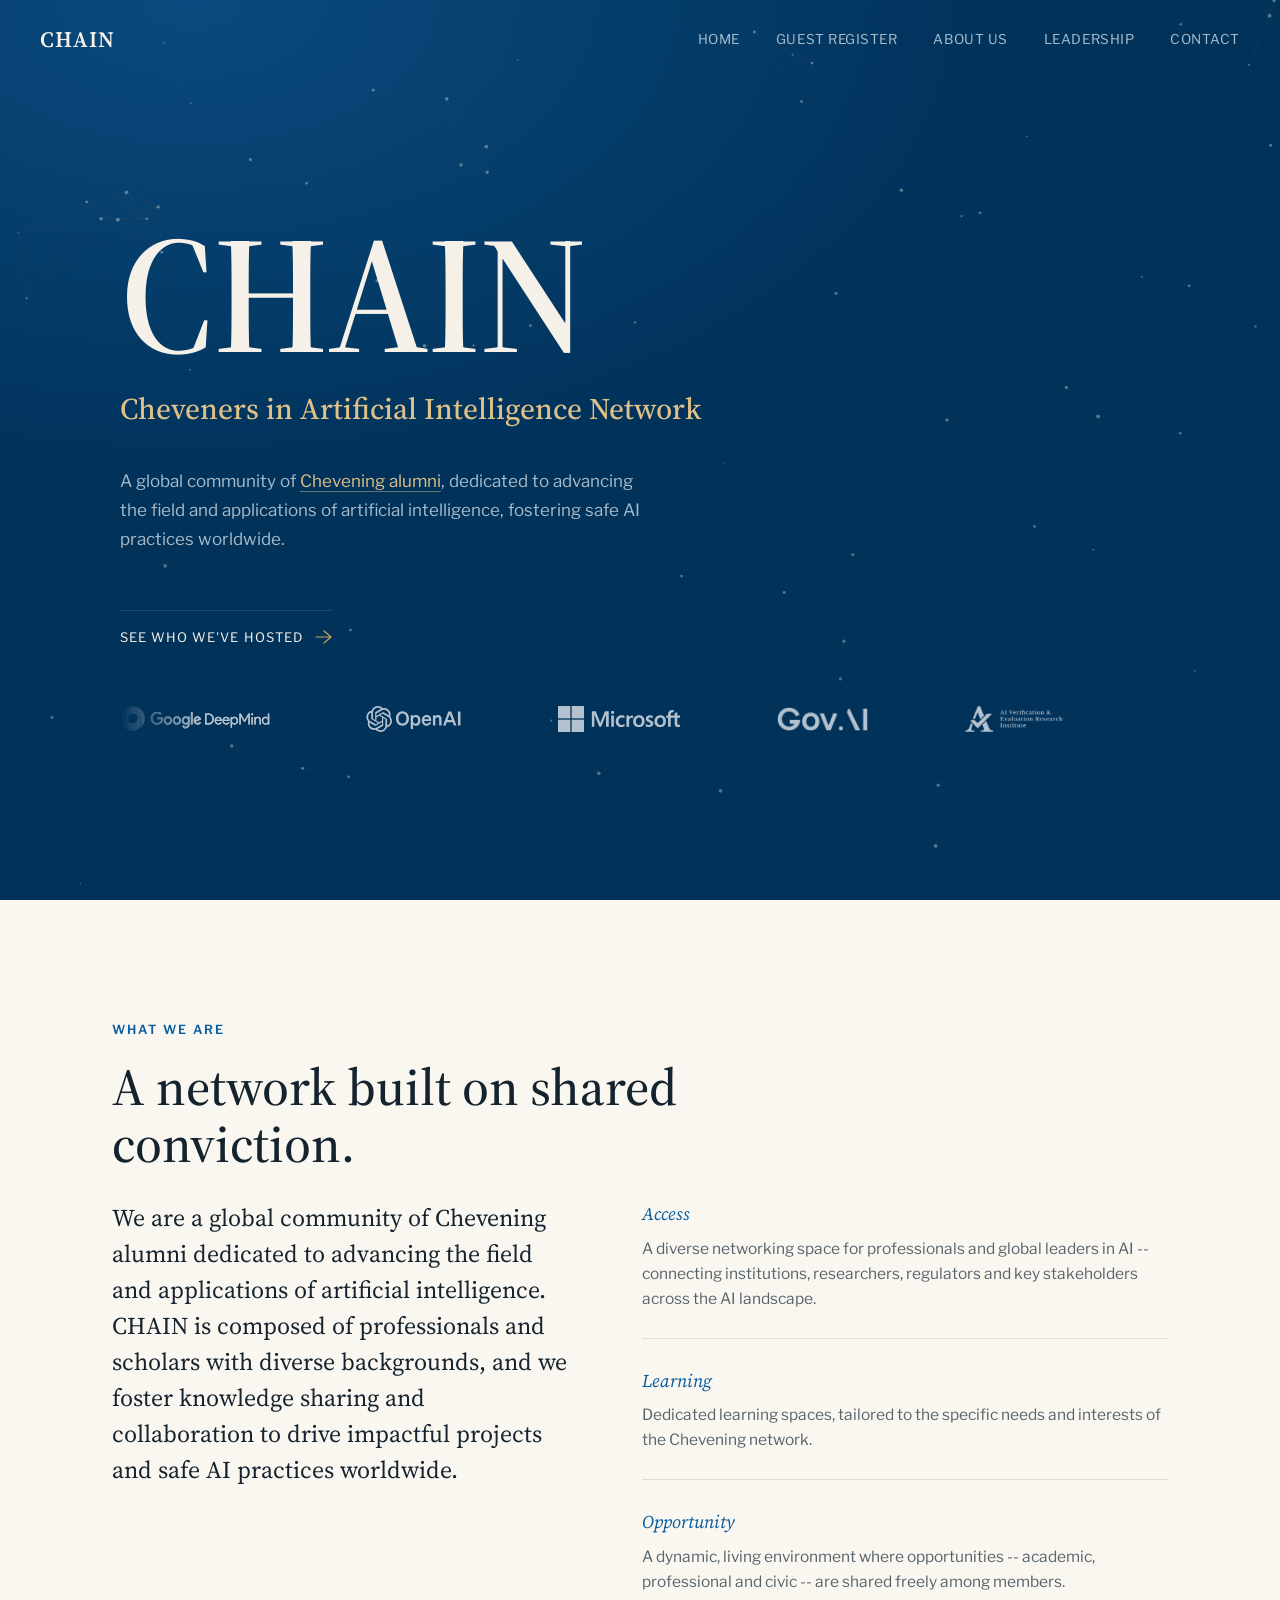
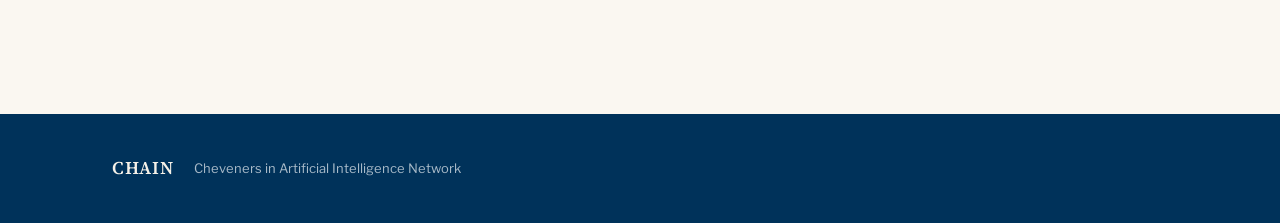
<file: index.html>
<!doctype html>
<html lang="en">
<head>
<meta charset="UTF-8">
<meta name="viewport" content="width=device-width, initial-scale=1.0">
<title>CHAIN -- Cheveners in Artificial Intelligence Network</title>
<meta name="description" content="CHAIN is a global community of Chevening alumni advancing the field and applications of artificial intelligence.">
<link rel="preconnect" href="https://fonts.googleapis.com">
<link rel="preconnect" href="https://fonts.gstatic.com" crossorigin>
<link href="https://fonts.googleapis.com/css2?family=Source+Serif+4:ital,opsz,wght@0,8..60,300;0,8..60,500;0,8..60,600;1,8..60,400;1,8..60,500&family=Libre+Franklin:wght@300;400;500;600&display=swap" rel="stylesheet">
<link rel="stylesheet" href="styles.css">
</head>
<body>

<header class="topbar">
  <a class="wordmark" href="index.html">CHAIN</a>
  <nav class="topnav">
    <a href="index.html" aria-current="page">Home</a>
    <a href="events.html">Guest Register</a>
    <a href="about.html">About Us</a>
    <a href="about.html#leadership">Leadership</a>
    <a href="contact.html">Contact</a>
  </nav>
  <button class="nav-toggle" id="navToggle" aria-label="Open menu" aria-expanded="false">
    <span></span><span></span><span></span>
  </button>
</header>

<nav class="mobile-nav" id="mobileNav">
  <a href="index.html">Home</a>
  <a href="events.html">Guest Register</a>
  <a href="about.html">About Us</a>
  <a href="about.html#leadership">Leadership</a>
  <a href="contact.html">Contact</a>
</nav>

<main>

  <!-- HERO -->
  <section class="hero">
    <canvas id="constellation" aria-hidden="true"></canvas>
    <div class="hero-inner">
      <h1 class="hero-title">CHAIN</h1>
      <p class="hero-sub">Cheveners in Artificial&nbsp;Intelligence Network</p>
      <p class="hero-desc">A global community of <a href="about.html">Chevening alumni</a>, dedicated to advancing the field and applications of artificial intelligence, fostering safe AI practices worldwide.</p>
      <a class="scroll-cue" href="events.html">
        <span>See who we've hosted</span>
        <svg width="18" height="14" viewBox="0 0 18 14" fill="none"><path d="M1 7h15M9 1l7 6-7 6" stroke="currentColor" stroke-width="1.2" stroke-linecap="round" stroke-linejoin="round"/></svg>
      </a>

      <!-- GUEST ORGANISATIONS -->
      <div class="hero-marquee" aria-label="Organisations CHAIN has hosted guests from">
        <div class="marquee">
      <div class="marquee-track">
        <div class="marquee-group">
          <img src="assets/logos/deepmind.svg" alt="Google DeepMind">
          <img src="assets/logos/openai.svg" alt="OpenAI">
          <img src="assets/logos/microsoft.svg" alt="Microsoft">
          <img src="assets/logos/govai.png" alt="Centre for the Governance of AI">
          <img src="assets/logos/averi.png" alt="AVERI">
          <img src="assets/logos/arcadiaimpact.png" alt="Arcadia Impact">
        </div>
        <div class="marquee-group" aria-hidden="true">
          <img src="assets/logos/deepmind.svg" alt="">
          <img src="assets/logos/openai.svg" alt="">
          <img src="assets/logos/microsoft.svg" alt="">
          <img src="assets/logos/govai.png" alt="">
          <img src="assets/logos/averi.png" alt="">
          <img src="assets/logos/arcadiaimpact.png" alt="">
        </div>
        </div>
        </div>
      </div>
    </div>
  </section>

  <!-- MISSION -->
  <section class="band band--ivory">
    <div class="wrap">
      <p class="eyebrow">What we are</p>
      <h2 class="section-title">A network built on shared conviction.</h2>
      <div class="mission-grid">
        <p class="mission-lead">We are a global community of Chevening alumni dedicated to advancing the field and applications of artificial intelligence. CHAIN is composed of professionals and scholars with diverse backgrounds, and we foster knowledge sharing and collaboration to drive impactful projects and safe AI practices worldwide.</p>
        <div class="goals">
          <div class="goal">
            <span class="goal-mark">Access</span>
            <p>A diverse networking space for professionals and global leaders in AI -- connecting institutions, researchers, regulators and key stakeholders across the AI landscape.</p>
          </div>
          <div class="goal">
            <span class="goal-mark">Learning</span>
            <p>Dedicated learning spaces, tailored to the specific needs and interests of the Chevening network.</p>
          </div>
          <div class="goal">
            <span class="goal-mark">Opportunity</span>
            <p>A dynamic, living environment where opportunities -- academic, professional and civic -- are shared freely among members.</p>
          </div>
        </div>
      </div>
    </div>
  </section>

</main>

<footer class="footer">
  <div class="wrap footer-wrap">
    <span class="wordmark wordmark--small">CHAIN</span>
    <span class="footer-text">Cheveners in Artificial Intelligence Network</span>
  </div>
</footer>

<script src="script.js"></script>
</body>
</html>
</file>
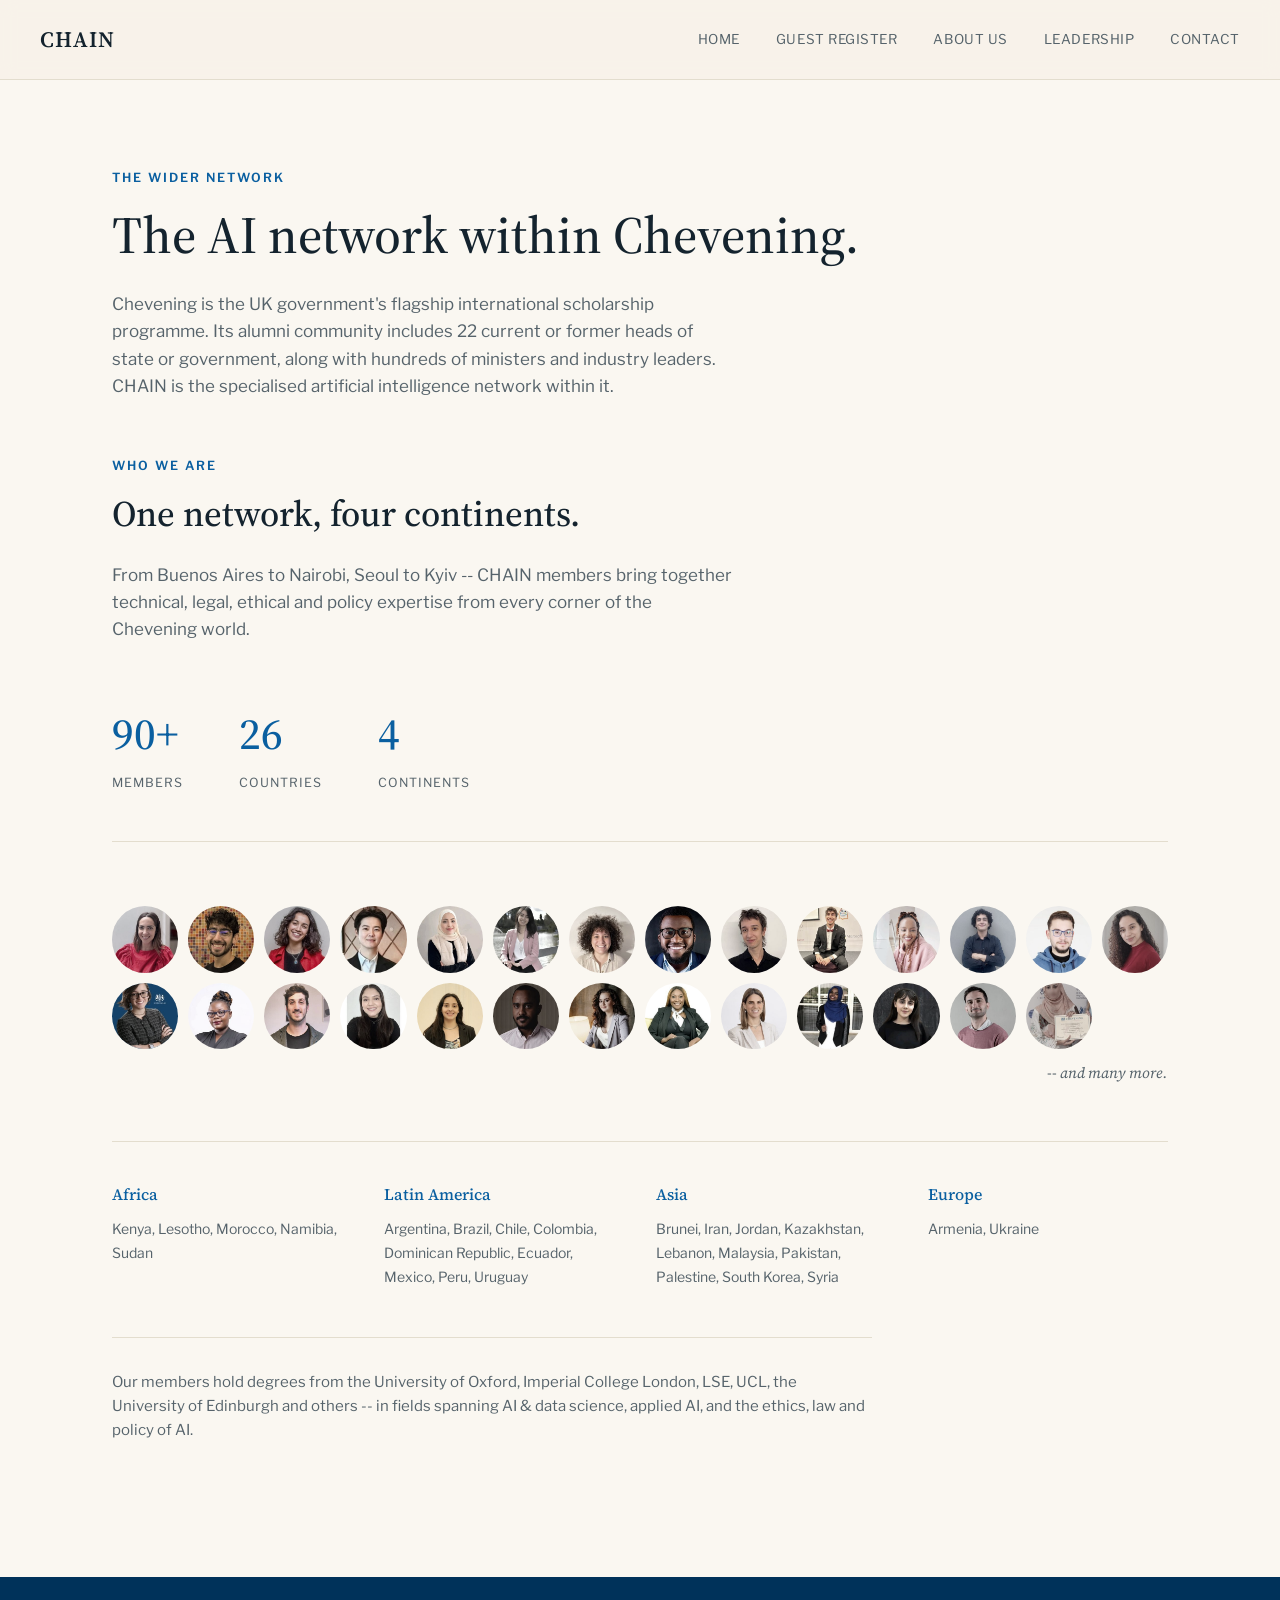
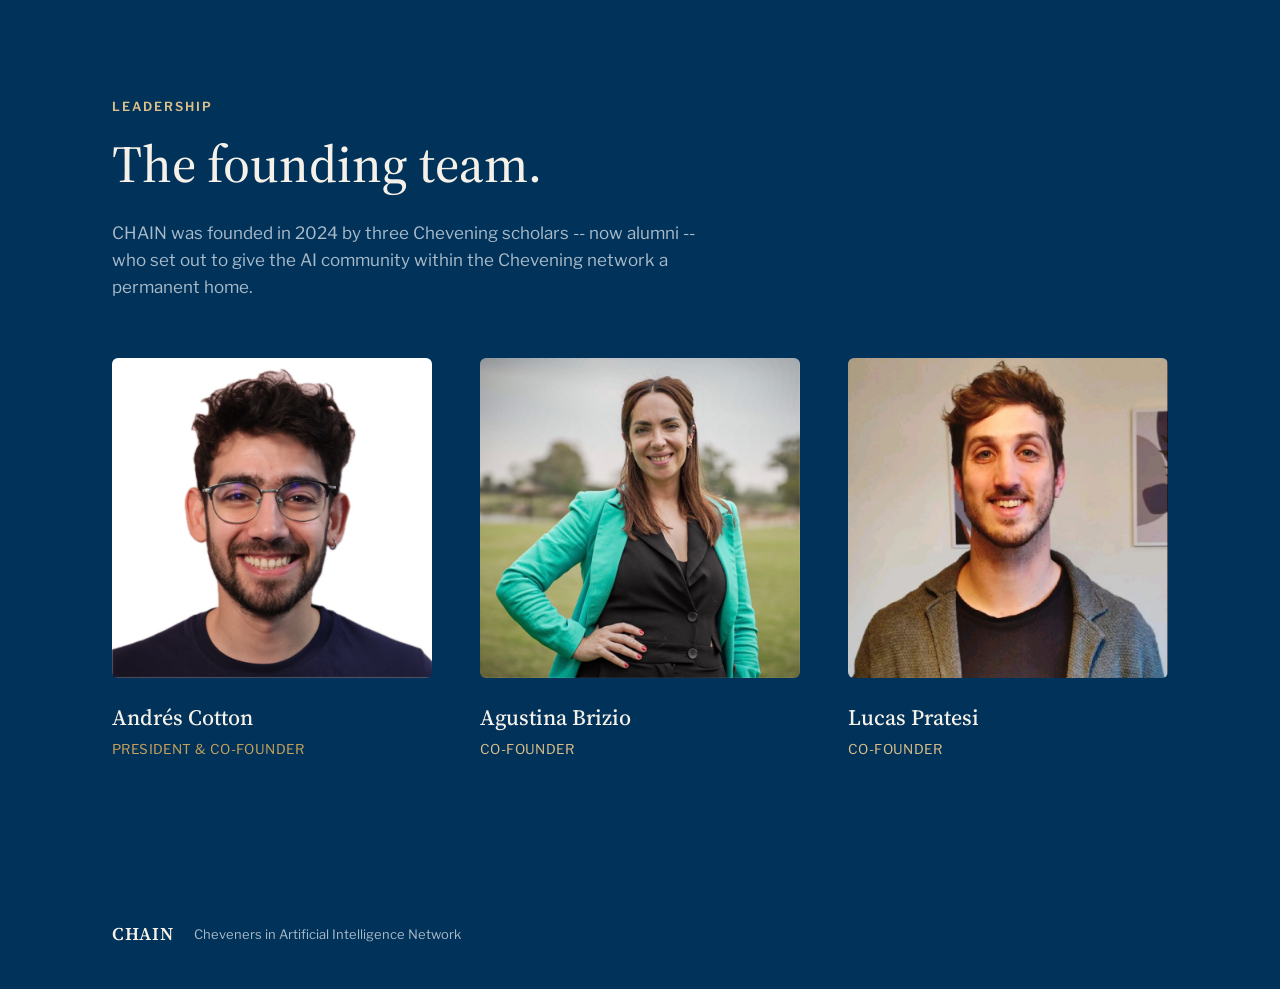
<file: about.html>
<!doctype html>
<html lang="en">
<head>
<meta charset="UTF-8">
<meta name="viewport" content="width=device-width, initial-scale=1.0">
<title>About Us -- CHAIN</title>
<meta name="description" content="CHAIN is the specialised AI network within Chevening. Founded in 2024 by Andrés Cotton, Agustina Brizio and Lucas Pratesi, its 90+ members come from 26 countries across four continents.">
<link rel="preconnect" href="https://fonts.googleapis.com">
<link rel="preconnect" href="https://fonts.gstatic.com" crossorigin>
<link href="https://fonts.googleapis.com/css2?family=Source+Serif+4:ital,opsz,wght@0,8..60,300;0,8..60,500;0,8..60,600;1,8..60,400;1,8..60,500&family=Libre+Franklin:wght@300;400;500;600&display=swap" rel="stylesheet">
<link rel="stylesheet" href="styles.css">
</head>
<body>

<header class="topbar on-light">
  <a class="wordmark" href="index.html">CHAIN</a>
  <nav class="topnav">
    <a href="index.html">Home</a>
    <a href="events.html">Guest Register</a>
    <a href="about.html" aria-current="page">About Us</a>
    <a href="about.html#leadership">Leadership</a>
    <a href="contact.html">Contact</a>
  </nav>
  <button class="nav-toggle" id="navToggle" aria-label="Open menu" aria-expanded="false">
    <span></span><span></span><span></span>
  </button>
</header>

<nav class="mobile-nav" id="mobileNav">
  <a href="index.html">Home</a>
  <a href="events.html">Guest Register</a>
  <a href="about.html">About Us</a>
  <a href="about.html#leadership">Leadership</a>
  <a href="contact.html">Contact</a>
</nav>

<main>
  <section class="band band--ivory page-band">
    <div class="wrap">
      <p class="eyebrow">The wider network</p>
      <h1 class="section-title">The AI network within Chevening.</h1>
      <p class="section-lede">Chevening is the UK government's flagship international scholarship programme. Its alumni community includes 22 current or former heads of state or government, along with hundreds of ministers and industry leaders. CHAIN is the specialised artificial intelligence network within it.</p>

      <p class="eyebrow">Who we are</p>
      <h2 class="section-title section-title--sub">One network, four continents.</h2>
      <p class="section-lede">From Buenos Aires to Nairobi, Seoul to Kyiv -- CHAIN members bring together technical, legal, ethical and policy expertise from every corner of the Chevening world.</p>

      <div class="stat-row">
        <div class="stat"><span class="stat-num">90+</span><span class="stat-label">Members</span></div>
        <div class="stat"><span class="stat-num">26</span><span class="stat-label">Countries</span></div>
        <div class="stat"><span class="stat-num">4</span><span class="stat-label">Continents</span></div>
      </div>

      <div class="mosaic" id="mosaic" aria-label="Portraits of CHAIN members from around the world"></div>
      <p class="mosaic-caption"> -- and many more.</p>

      <div class="origin-columns">
        <div>
          <h4>Africa</h4>
          <p>Kenya, Lesotho, Morocco, Namibia, Sudan</p>
        </div>
        <div>
          <h4>Latin America</h4>
          <p>Argentina, Brazil, Chile, Colombia, Dominican Republic, Ecuador, Mexico, Peru, Uruguay</p>
        </div>
        <div>
          <h4>Asia</h4>
          <p>Brunei, Iran, Jordan, Kazakhstan, Lebanon, Malaysia, Pakistan, Palestine, South Korea, Syria</p>
        </div>
        <div>
          <h4>Europe</h4>
          <p>Armenia, Ukraine</p>
        </div>
      </div>

      <p class="section-note">Our members hold degrees from the University of Oxford, Imperial College London, LSE, UCL, the University of Edinburgh and others -- in fields spanning AI &amp; data science, applied AI, and the ethics, law and policy of AI.</p>
    </div>
  </section>

  <section class="band band--ink" id="leadership">
    <div class="wrap">
      <p class="eyebrow eyebrow--light">Leadership</p>
      <h2 class="section-title section-title--light">The founding team.</h2>
      <p class="section-lede section-lede--light">CHAIN was founded in 2024 by three Chevening scholars -- now alumni -- who set out to give the AI community within the Chevening network a permanent home.</p>

      <div class="team">
        <div class="team-card team-card--lead">
          <a class="team-link" href="https://www.linkedin.com/in/andres-cotton/" target="_blank" rel="noopener" aria-label="Andrés Cotton on LinkedIn">
            <div class="team-photo">
              <img src="assets/andres.jpg" alt="Portrait of Andrés Cotton">
            </div>
            <h3 class="team-name">Andrés Cotton</h3>
          </a>
          <p class="team-role">President &amp; Co-Founder</p>
        </div>

        <div class="team-card">
          <a class="team-link" href="https://www.linkedin.com/in/agustina-brizio-a7148576/" target="_blank" rel="noopener" aria-label="Agustina Brizio on LinkedIn">
            <div class="team-photo">
              <img src="assets/agustina.jpg" alt="Portrait of Agustina Brizio">
            </div>
            <h3 class="team-name">Agustina Brizio</h3>
          </a>
          <p class="team-role">Co-Founder</p>
        </div>

        <div class="team-card">
          <a class="team-link" href="https://www.linkedin.com/in/lucas-pratesi/" target="_blank" rel="noopener" aria-label="Lucas Pratesi on LinkedIn">
            <div class="team-photo">
              <img src="assets/lucas.jpg" alt="Portrait of Lucas Pratesi">
            </div>
            <h3 class="team-name">Lucas Pratesi</h3>
          </a>
          <p class="team-role">Co-Founder</p>
        </div>
      </div>
    </div>
  </section>
</main>

<footer class="footer">
  <div class="wrap footer-wrap">
    <span class="wordmark wordmark--small">CHAIN</span>
    <span class="footer-text">Cheveners in Artificial Intelligence Network</span>
  </div>
</footer>

<script src="script.js"></script>
</body>
</html>
</file>
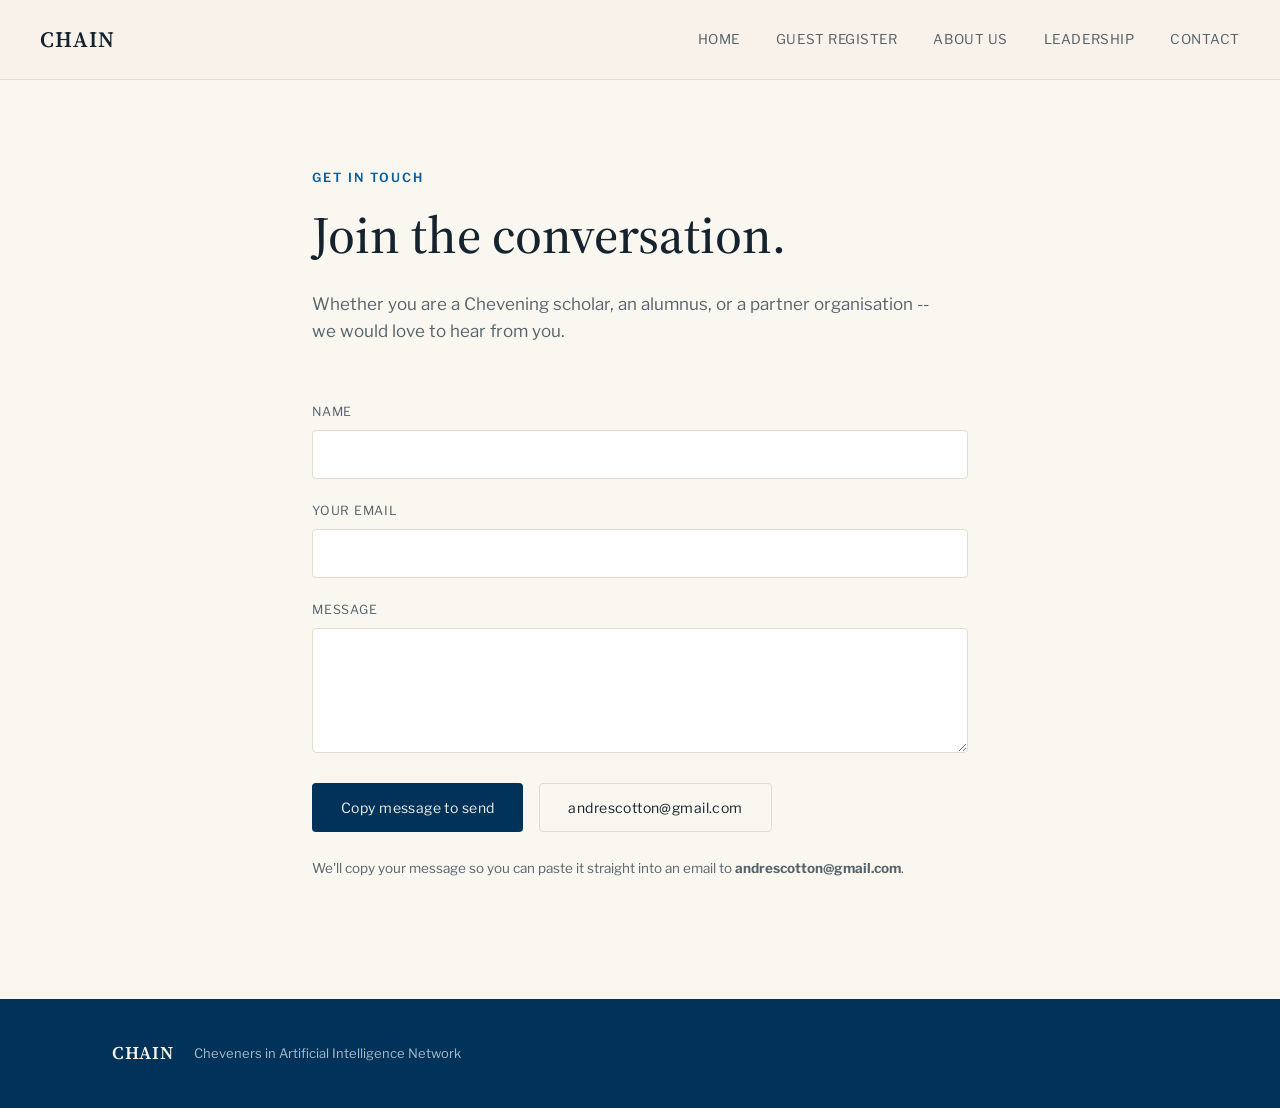
<file: contact.html>
<!doctype html>
<html lang="en">
<head>
<meta charset="UTF-8">
<meta name="viewport" content="width=device-width, initial-scale=1.0">
<title>Contact -- CHAIN</title>
<meta name="description" content="Get in touch with CHAIN, the Cheveners in Artificial Intelligence Network.">
<link rel="preconnect" href="https://fonts.googleapis.com">
<link rel="preconnect" href="https://fonts.gstatic.com" crossorigin>
<link href="https://fonts.googleapis.com/css2?family=Source+Serif+4:ital,opsz,wght@0,8..60,300;0,8..60,500;0,8..60,600;1,8..60,400;1,8..60,500&family=Libre+Franklin:wght@300;400;500;600&display=swap" rel="stylesheet">
<link rel="stylesheet" href="styles.css">
</head>
<body>

<header class="topbar on-light">
  <a class="wordmark" href="index.html">CHAIN</a>
  <nav class="topnav">
    <a href="index.html">Home</a>
    <a href="events.html">Guest Register</a>
    <a href="about.html">About Us</a>
    <a href="about.html#leadership">Leadership</a>
    <a href="contact.html" aria-current="page">Contact</a>
  </nav>
  <button class="nav-toggle" id="navToggle" aria-label="Open menu" aria-expanded="false">
    <span></span><span></span><span></span>
  </button>
</header>

<nav class="mobile-nav" id="mobileNav">
  <a href="index.html">Home</a>
  <a href="events.html">Guest Register</a>
  <a href="about.html">About Us</a>
  <a href="about.html#leadership">Leadership</a>
  <a href="contact.html">Contact</a>
</nav>

<main>
  <section class="band band--ivory page-band">
    <div class="wrap wrap--narrow">
      <p class="eyebrow">Get in touch</p>
      <h1 class="section-title">Join the conversation.</h1>
      <p class="section-lede">Whether you are a Chevening scholar, an alumnus, or a partner organisation -- we would love to hear from you.</p>

      <form class="contact-form" id="contactForm">
        <div class="field">
          <label for="name">Name</label>
          <input type="text" id="name" name="name" required autocomplete="name">
        </div>
        <div class="field">
          <label for="email">Your email</label>
          <input type="email" id="email" name="email" required autocomplete="email">
        </div>
        <div class="field">
          <label for="message">Message</label>
          <textarea id="message" name="message" rows="5" required></textarea>
        </div>
        <div class="field-row">
          <button type="submit" class="btn-primary">Copy message to send</button>
          <button type="button" class="btn-secondary" id="copyEmail">
            <span id="copyEmailLabel">andrescotton@gmail.com</span>
          </button>
        </div>
        <p class="form-hint" id="formHint" role="status" aria-live="polite">We'll copy your message so you can paste it straight into an email to <strong>andrescotton@gmail.com</strong>.</p>
      </form>
    </div>
  </section>
</main>

<footer class="footer">
  <div class="wrap footer-wrap">
    <span class="wordmark wordmark--small">CHAIN</span>
    <span class="footer-text">Cheveners in Artificial Intelligence Network</span>
  </div>
</footer>

<script src="script.js"></script>
</body>
</html>
</file>
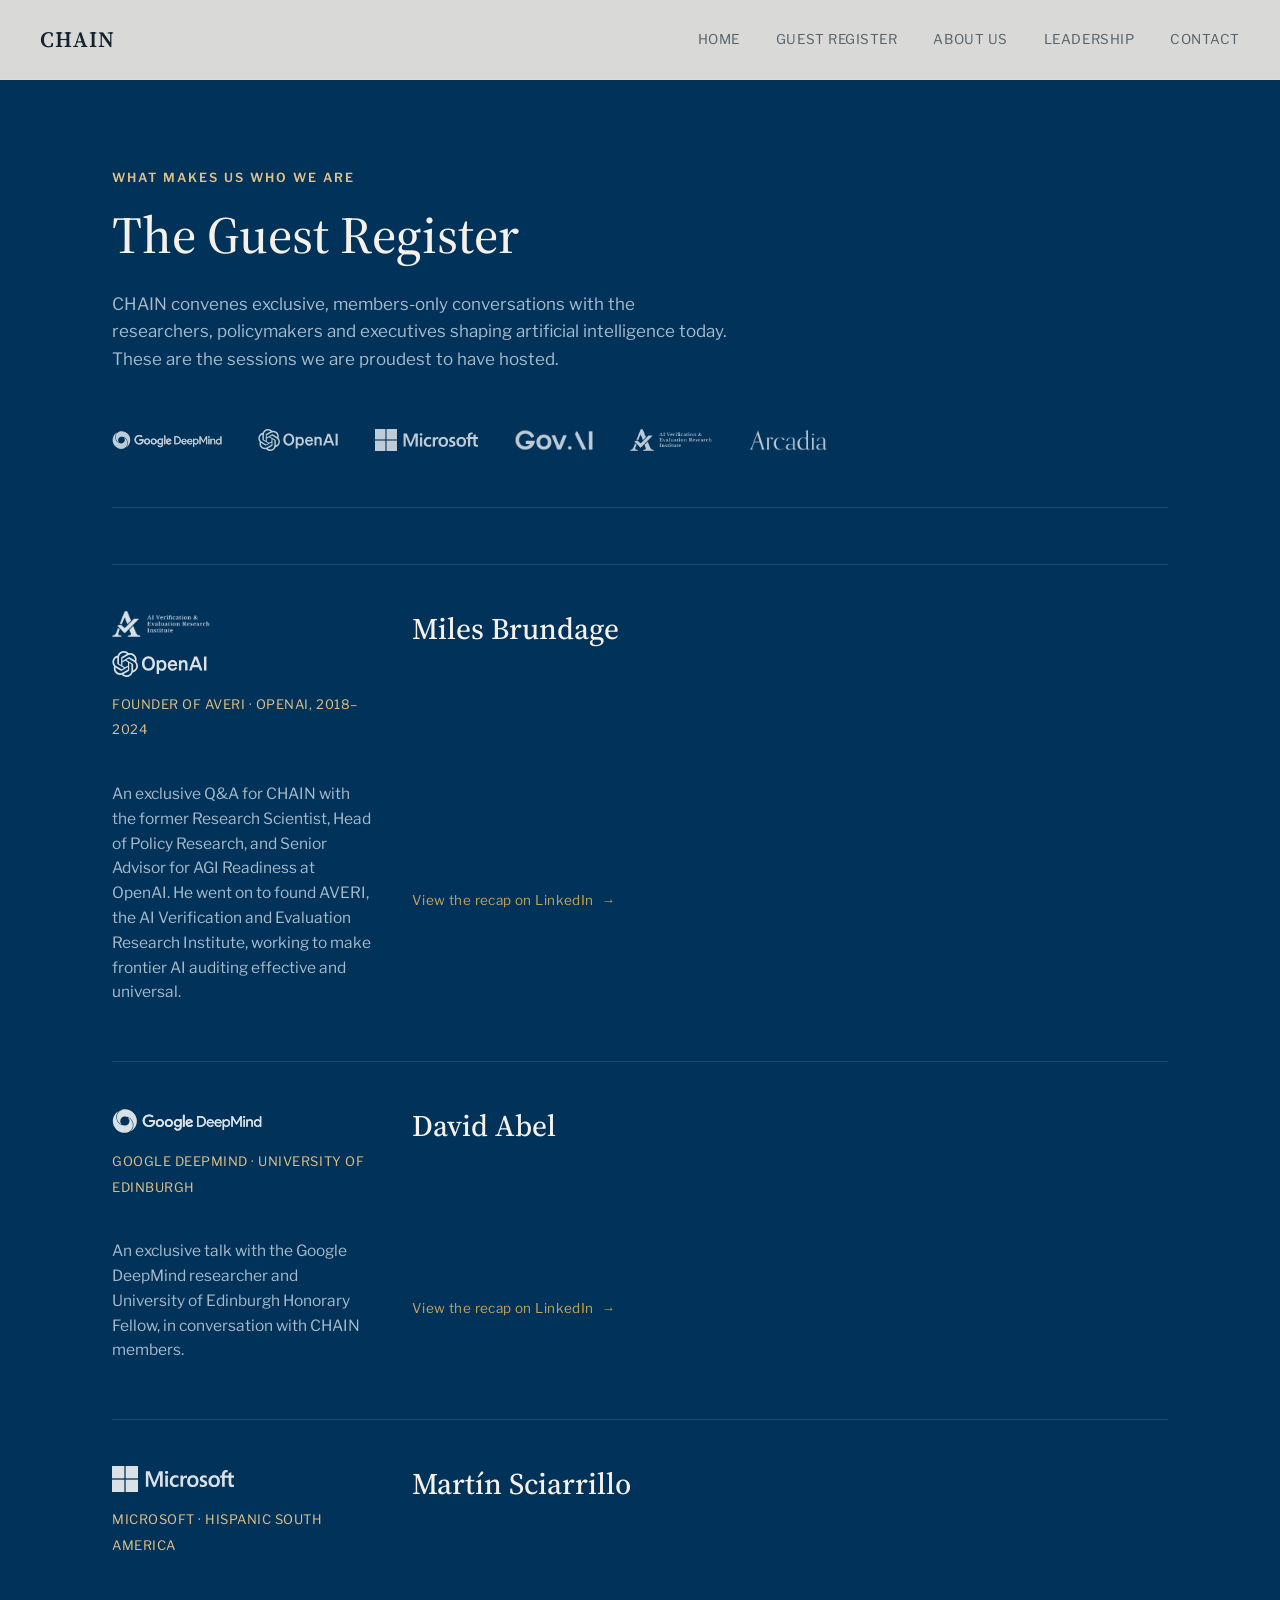
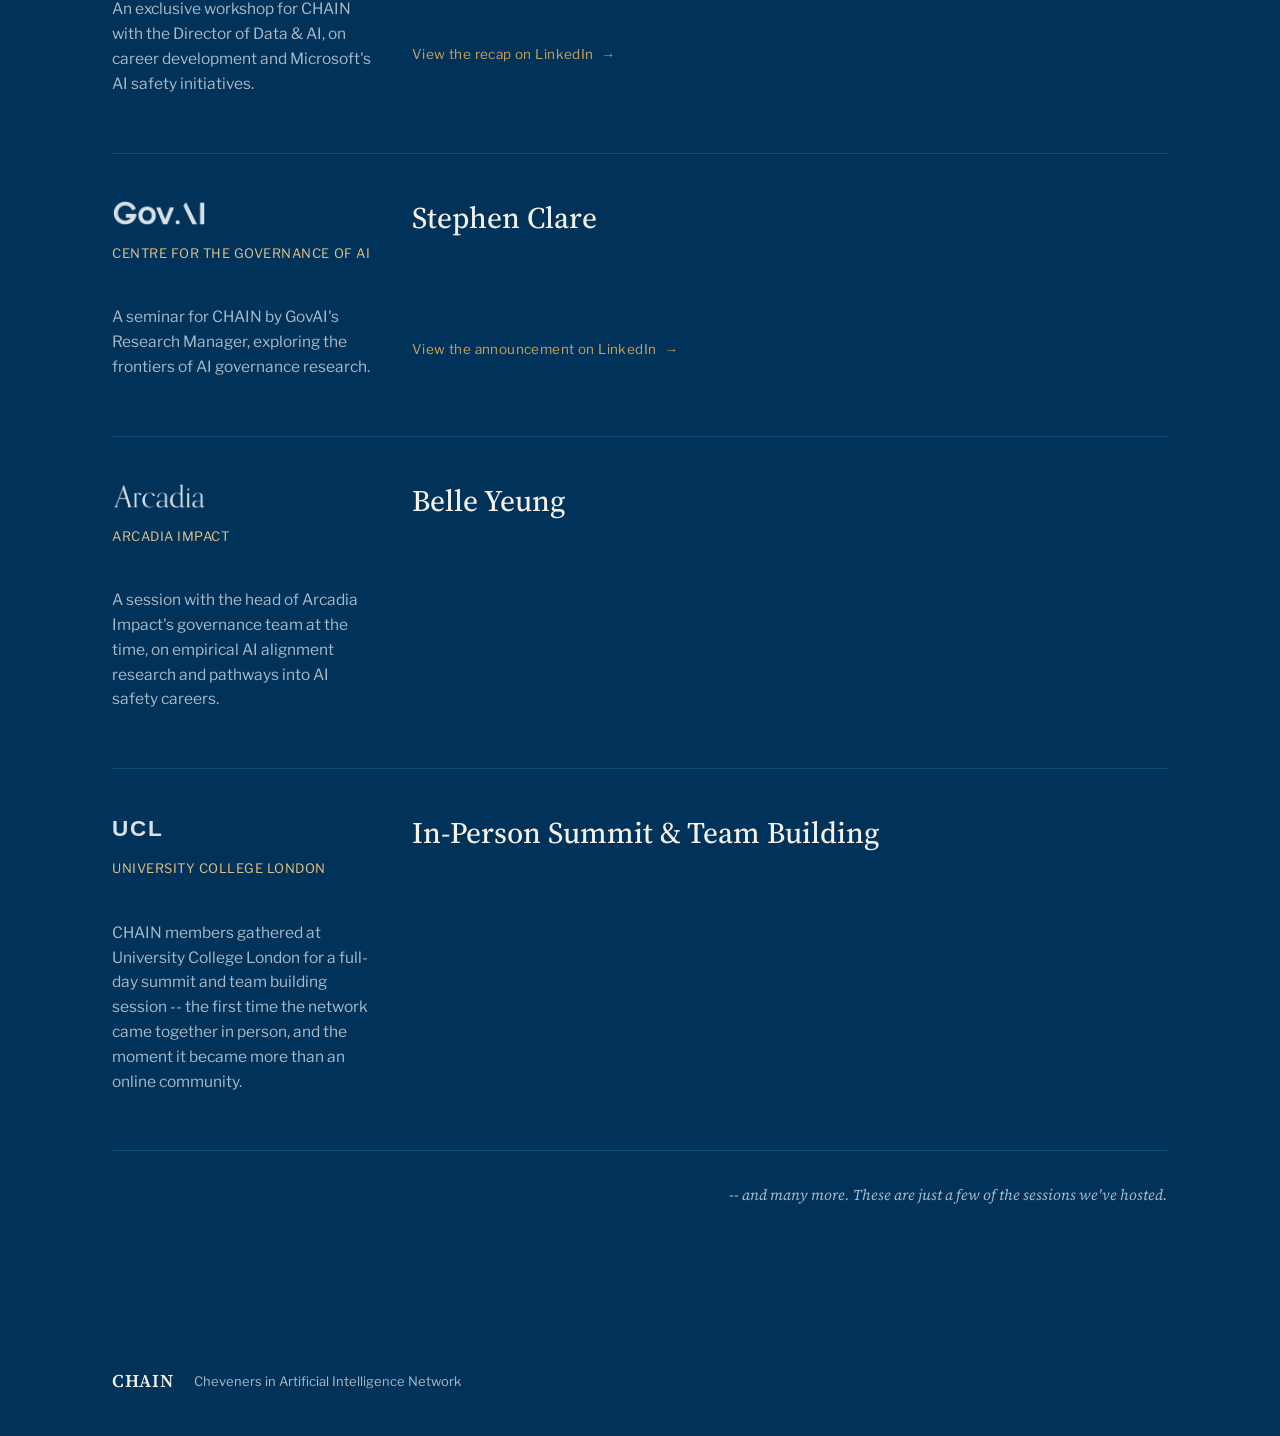
<file: events.html>
<!doctype html>
<html lang="en">
<head>
<meta charset="UTF-8">
<meta name="viewport" content="width=device-width, initial-scale=1.0">
<title>Guest Register -- CHAIN</title>
<meta name="description" content="The researchers, policymakers and executives CHAIN has hosted for exclusive members-only conversations on artificial intelligence.">
<link rel="preconnect" href="https://fonts.googleapis.com">
<link rel="preconnect" href="https://fonts.gstatic.com" crossorigin>
<link href="https://fonts.googleapis.com/css2?family=Source+Serif+4:ital,opsz,wght@0,8..60,300;0,8..60,500;0,8..60,600;1,8..60,400;1,8..60,500&family=Libre+Franklin:wght@300;400;500;600&display=swap" rel="stylesheet">
<link rel="stylesheet" href="styles.css">
</head>
<body>

<header class="topbar on-light">
  <a class="wordmark" href="index.html">CHAIN</a>
  <nav class="topnav">
    <a href="index.html">Home</a>
    <a href="events.html" aria-current="page">Guest Register</a>
    <a href="about.html">About Us</a>
    <a href="about.html#leadership">Leadership</a>
    <a href="contact.html">Contact</a>
  </nav>
  <button class="nav-toggle" id="navToggle" aria-label="Open menu" aria-expanded="false">
    <span></span><span></span><span></span>
  </button>
</header>

<nav class="mobile-nav" id="mobileNav">
  <a href="index.html">Home</a>
  <a href="events.html">Guest Register</a>
  <a href="about.html">About Us</a>
  <a href="about.html#leadership">Leadership</a>
  <a href="contact.html">Contact</a>
</nav>

<main>
  <section class="band band--ink page-band">
    <div class="wrap">
      <p class="eyebrow eyebrow--light">What makes us who we are</p>
      <h1 class="section-title section-title--light">The Guest Register</h1>
      <p class="section-lede section-lede--light">CHAIN convenes exclusive, members-only conversations with the researchers, policymakers and executives shaping artificial intelligence today. These are the sessions we are proudest to have hosted.</p>

      <div class="logo-strip" aria-label="Organisations CHAIN has hosted speakers from">
        <img src="assets/logos/deepmind.svg" alt="Google DeepMind">
        <img src="assets/logos/openai.svg" alt="OpenAI">
        <img src="assets/logos/microsoft.svg" alt="Microsoft">
        <img src="assets/logos/govai.png" alt="Centre for the Governance of AI">
        <img src="assets/logos/averi.png" alt="AVERI">
        <img src="assets/logos/arcadiaimpact.png" alt="Arcadia Impact">
      </div>

      <ol class="register">
        <li class="register-entry">
          <div class="register-meta">
            <img class="register-logo" src="assets/logos/averi.png" alt="">
            <img class="register-logo" src="assets/logos/openai.svg" alt="">
            <span class="register-org">Founder of AVERI &middot; OpenAI, 2018&ndash;2024</span>
          </div>
          <h2 class="register-name">Miles Brundage</h2>
          <p class="register-desc">An exclusive Q&amp;A for CHAIN with the former Research Scientist, Head of Policy Research, and Senior Advisor for AGI Readiness at OpenAI. He went on to found AVERI, the AI Verification and Evaluation Research Institute, working to make frontier AI auditing effective and universal.</p>
          <a class="register-link" href="https://www.linkedin.com/posts/andres-cotton_last-friday-i-had-the-chance-to-organize-activity-7304846434254614528-hMBD" target="_blank" rel="noopener">
            View the recap on LinkedIn <span aria-hidden="true">&rarr;</span>
          </a>
        </li>

        <li class="register-entry">
          <div class="register-meta">
            <img class="register-logo" src="assets/logos/deepmind.svg" alt="">
            <span class="register-org">Google DeepMind &middot; University of Edinburgh</span>
          </div>
          <h2 class="register-name">David Abel</h2>
          <p class="register-desc">An exclusive talk with the Google DeepMind researcher and University of Edinburgh Honorary Fellow, in conversation with CHAIN members.</p>
          <a class="register-link" href="https://www.linkedin.com/posts/andres-cotton_today-the-google-deepmind-researcher-and-activity-7315854432947126272-Kz8b" target="_blank" rel="noopener">
            View the recap on LinkedIn <span aria-hidden="true">&rarr;</span>
          </a>
        </li>

        <li class="register-entry">
          <div class="register-meta">
            <img class="register-logo" src="assets/logos/microsoft.svg" alt="">
            <span class="register-org">Microsoft &middot; Hispanic South America</span>
          </div>
          <h2 class="register-name">Martín Sciarrillo</h2>
          <p class="register-desc">An exclusive workshop for CHAIN with the Director of Data &amp; AI, on career development and Microsoft's AI safety initiatives.</p>
          <a class="register-link" href="https://www.linkedin.com/posts/andres-cotton_amazing-qa-with-the-director-of-data-ai-activity-7298282695250382849-CqmV" target="_blank" rel="noopener">
            View the recap on LinkedIn <span aria-hidden="true">&rarr;</span>
          </a>
        </li>

        <li class="register-entry">
          <div class="register-meta">
            <img class="register-logo" src="assets/logos/govai.png" alt="">
            <span class="register-org">Centre for the Governance of AI</span>
          </div>
          <h2 class="register-name">Stephen Clare</h2>
          <p class="register-desc">A seminar for CHAIN by GovAI's Research Manager, exploring the frontiers of AI governance research.</p>
          <a class="register-link" href="https://www.linkedin.com/posts/agustina-brizio-a7148576_chain-talks-are-join-us-this-thursday-activity-7360710317997199363-SgRJ" target="_blank" rel="noopener">
            View the announcement on LinkedIn <span aria-hidden="true">&rarr;</span>
          </a>
        </li>

        <li class="register-entry">
          <div class="register-meta">
            <img class="register-logo" src="assets/logos/arcadiaimpact.png" alt="">
            <span class="register-org">Arcadia Impact</span>
          </div>
          <h2 class="register-name">Belle Yeung</h2>
          <p class="register-desc">A session with the head of Arcadia Impact's governance team at the time, on empirical AI alignment research and pathways into AI safety careers.</p>
        </li>

        <li class="register-entry register-entry--noline">
          <div class="register-meta">
            <img class="register-logo" src="assets/logos/ucl.svg" alt="">
            <span class="register-org">University College London</span>
          </div>
          <h2 class="register-name">In-Person Summit &amp; Team Building</h2>
          <p class="register-desc">CHAIN members gathered at University College London for a full-day summit and team building session -- the first time the network came together in person, and the moment it became more than an online community.</p>
        </li>
      </ol>
      <p class="register-more"> -- and many more. These are just a few of the sessions we've hosted.</p>
    </div>
  </section>
</main>

<footer class="footer">
  <div class="wrap footer-wrap">
    <span class="wordmark wordmark--small">CHAIN</span>
    <span class="footer-text">Cheveners in Artificial Intelligence Network</span>
  </div>
</footer>

<script src="script.js"></script>
</body>
</html>
</file>
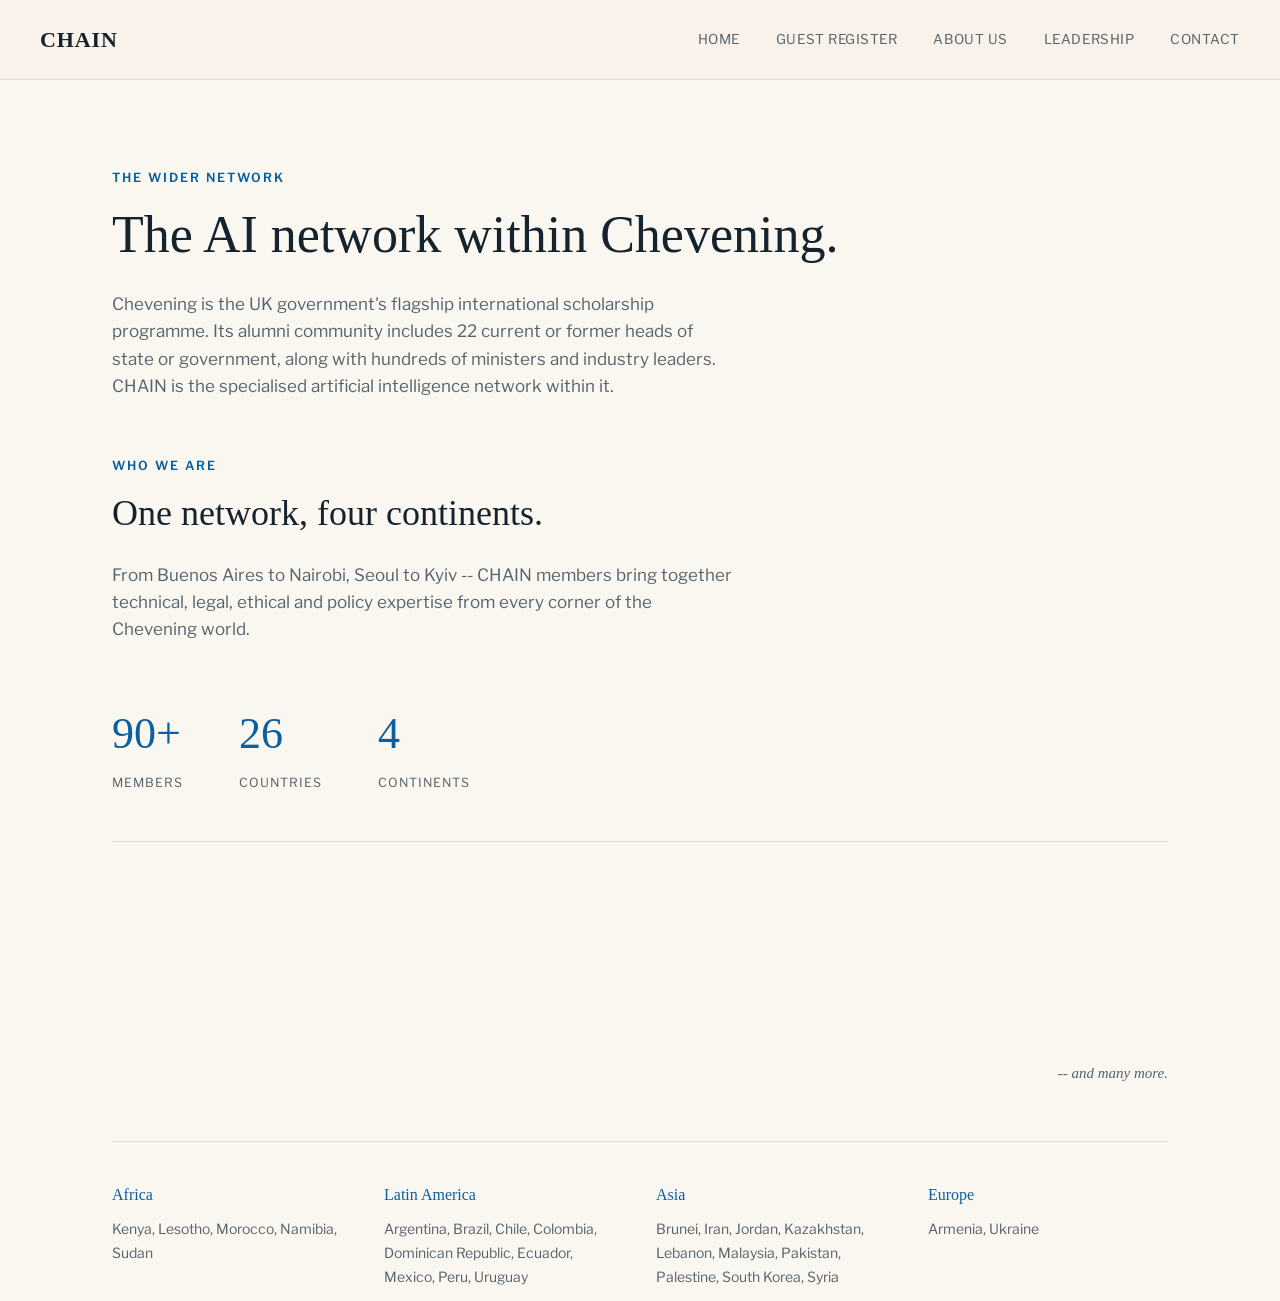
<file: network.html>
<!doctype html>
<html lang="en">
<head>
<meta charset="UTF-8">
<title>About Us -- CHAIN</title>
<meta http-equiv="refresh" content="0; url=about.html">
<link rel="canonical" href="about.html">
</head>
<body>
<p>This page has moved to <a href="about.html">About Us</a>.</p>
</body>
</html>
</file>
<file: styles.css>
/* ===================================================================
   CHAIN -- Cheveners in Artificial Intelligence Network
   Design tokens -- keyed to the official Chevening crest blue (#00477F)
   =================================================================== */

:root{
  --ink:        #00325A;
  --ink-2:      #013D6B;
  --ivory:      #FAF7F1;
  --paper-line: #E3DDCE;
  --ink-line:   #0C4D7C;
  --gold:       #C8A25A;
  --gold-soft:  #DFC088;
  --teal:       #0A5FA0;
  --text-dark:  #14232E;
  --text-dark-dim: #56636B;
  --text-light: #F5F1E8;
  --text-light-dim: #A9BBC9;

  --serif: "Source Serif 4", Georgia, "Times New Roman", serif;
  --sans:  "Libre Franklin", -apple-system, BlinkMacSystemFont, "Segoe UI", sans-serif;

  --wrap: 1120px;
}

*, *::before, *::after{ box-sizing: border-box; }

@media (prefers-reduced-motion: no-preference){
  html{ scroll-behavior: smooth; }
}

html, body{ margin:0; padding:0; }

body{
  background: var(--ivory);
  color: var(--text-dark);
  font-family: var(--sans);
  font-size: 16px;
  line-height: 1.6;
  -webkit-font-smoothing: antialiased;
}

img{ max-width: 100%; display: block; }

a{ color: inherit; }

.wrap{
  max-width: var(--wrap);
  margin: 0 auto;
  padding: 0 32px;
}
.wrap--narrow{ max-width: 720px; }

/* ---------------- Topbar ---------------- */

.topbar{
  position: fixed;
  top: 0; left: 0; right: 0;
  z-index: 100;
  display: flex;
  align-items: center;
  justify-content: space-between;
  padding: 22px 40px;
  transition: background-color .3s ease, box-shadow .3s ease;
}

.topbar.on-light{
  background: rgba(247, 242, 233, 0.88);
  backdrop-filter: blur(8px);
  box-shadow: 0 1px 0 var(--paper-line);
}
.topbar.on-light .wordmark{ color: var(--text-dark); }
.topbar.on-light .topnav a{ color: var(--text-dark-dim); }
.topbar.on-light .topnav a:hover{ color: var(--teal); }
.topbar.on-light .nav-toggle span{ background: var(--text-dark); }

.wordmark{
  font-family: var(--serif);
  font-weight: 600;
  font-size: 22px;
  letter-spacing: 0.04em;
  color: var(--text-light);
  text-decoration: none;
}
.wordmark--small{ color: var(--text-light); font-size: 18px; }

.topnav{ display: flex; gap: 36px; }
.topnav a{
  color: var(--text-light-dim);
  text-decoration: none;
  font-size: 13.5px;
  letter-spacing: 0.04em;
  text-transform: uppercase;
  transition: color .2s ease;
}
.topnav a:hover{ color: var(--gold-soft); }

.nav-toggle{
  display: none;
  background: none;
  border: none;
  width: 28px; height: 20px;
  padding: 0;
  cursor: pointer;
  flex-direction: column;
  justify-content: space-between;
}
.nav-toggle span{
  display: block;
  height: 1.5px;
  background: var(--text-light);
  width: 100%;
}

.mobile-nav{
  display: none;
  position: fixed;
  top: 0; right: 0;
  width: 78vw;
  max-width: 320px;
  height: 100vh;
  background: var(--ink-2);
  z-index: 99;
  flex-direction: column;
  gap: 28px;
  padding: 100px 36px;
  transform: translateX(100%);
  transition: transform .35s ease;
}
.mobile-nav.open{ transform: translateX(0); }
.mobile-nav a{
  color: var(--text-light);
  text-decoration: none;
  font-family: var(--serif);
  font-size: 22px;
}

/* ---------------- Hero ---------------- */

.hero{
  position: relative;
  min-height: 100vh;
  background: radial-gradient(120% 100% at 15% 0%, #0A4A7E 0%, var(--ink) 55%);
  color: var(--text-light);
  display: flex;
  align-items: center;
  overflow: hidden;
}

#constellation{
  position: absolute;
  inset: 0;
  width: 100%;
  height: 100%;
  opacity: 0.65;
}

.hero-inner{
  position: relative;
  z-index: 2;
  width: 100%;
  max-width: var(--wrap);
  margin: 0 auto;
  padding: 160px 40px 110px;
}

.eyebrow{
  font-size: 12.5px;
  letter-spacing: 0.16em;
  text-transform: uppercase;
  color: var(--teal);
  font-weight: 600;
  margin: 0 0 18px;
}
.eyebrow--light{ color: var(--gold-soft); }

.hero-title{
  font-family: var(--serif);
  font-weight: 600;
  font-size: clamp(72px, 13vw, 168px);
  line-height: 0.92;
  letter-spacing: -0.01em;
  margin: 0;
}

.hero-sub{
  font-family: var(--serif);
  font-weight: 500;
  font-size: clamp(20px, 2.6vw, 30px);
  color: var(--gold-soft);
  margin: 14px 0 34px;
}

.hero-desc{
  max-width: 520px;
  font-size: 17px;
  line-height: 1.7;
  color: var(--text-light-dim);
  margin: 0 0 56px;
}
.hero-desc a{
  color: var(--gold-soft);
  text-decoration: none;
  border-bottom: 1px solid rgba(223, 192, 136, 0.45);
  transition: color .2s ease, border-color .2s ease;
}
.hero-desc a:hover{
  color: var(--gold);
  border-bottom-color: var(--gold);
}

.scroll-cue{
  display: inline-flex;
  align-items: center;
  gap: 12px;
  color: var(--text-light);
  text-decoration: none;
  font-size: 13px;
  letter-spacing: 0.08em;
  text-transform: uppercase;
  border-top: 1px solid var(--ink-line);
  padding-top: 16px;
}
.scroll-cue svg{ color: var(--gold); }

/* ---------------- Guest logo marquee (below the hero scroll cue) ---------------- */

.hero-marquee{ margin-top: 56px; }
.marquee{
  overflow: hidden;
  -webkit-mask-image: linear-gradient(90deg, transparent, #000 8%, #000 92%, transparent);
  mask-image: linear-gradient(90deg, transparent, #000 8%, #000 92%, transparent);
}
.marquee-track{ display: flex; width: max-content; }
.marquee-group{
  display: flex;
  align-items: center;
  gap: 96px;
  padding-right: 96px;
  animation: marquee-scroll 30s linear infinite;
}
.marquee-group img{
  height: 26px;
  width: auto;
  max-width: 150px;
  object-fit: contain;
  filter: brightness(0) invert(1);
  opacity: 0.7;
  flex: none;
}
@keyframes marquee-scroll{
  from{ transform: translateX(0); }
  to{ transform: translateX(-100%); }
}
@media (prefers-reduced-motion: reduce){
  .marquee-group{ animation: none; }
  .marquee-track{ width: auto; flex-wrap: wrap; justify-content: center; }
}

/* ---------------- Bands ---------------- */

.band{ padding: 120px 0; }
.band--ivory{ background: var(--ivory); color: var(--text-dark); }
.band--ink{ background: var(--ink); color: var(--text-light); }
.page-band{ padding-top: 168px; min-height: calc(100vh - 82px); }

.section-title{
  font-family: var(--serif);
  font-weight: 500;
  font-size: clamp(32px, 4.4vw, 52px);
  line-height: 1.1;
  margin: 0 0 28px;
  max-width: 760px;
}
.section-title--light{ color: var(--text-light); }
.section-title--sub{ font-size: clamp(26px, 3vw, 36px); }

.section-lede{
  max-width: 620px;
  font-size: 17px;
  color: var(--text-dark-dim);
  margin: 0 0 56px;
}
.section-lede--light{ color: var(--text-light-dim); }

.section-note{
  margin-top: 48px;
  padding-top: 32px;
  border-top: 1px solid var(--paper-line);
  font-size: 15px;
  color: var(--text-dark-dim);
  max-width: 760px;
}

/* ---------------- Mission ---------------- */

.mission-grid{
  display: grid;
  grid-template-columns: 1fr 1.15fr;
  gap: 72px;
  align-items: start;
}

.mission-lead{
  font-family: var(--serif);
  font-size: 24px;
  line-height: 1.5;
  font-weight: 400;
  color: var(--text-dark);
  margin: 0;
}

.goals{ display: flex; flex-direction: column; gap: 28px; }
.goal{
  padding-bottom: 26px;
  border-bottom: 1px solid var(--paper-line);
}
.goal:last-child{ border-bottom: none; padding-bottom: 0; }
.goal-mark{
  display: block;
  font-family: var(--serif);
  font-style: italic;
  color: var(--teal);
  font-size: 18px;
  margin-bottom: 8px;
}
.goal p{ margin: 0; font-size: 15.5px; color: var(--text-dark-dim); }

/* ---------------- Guest Register ---------------- */

.logo-strip{
  display: flex;
  flex-wrap: wrap;
  align-items: center;
  gap: 36px;
  padding-bottom: 56px;
  margin-bottom: 56px;
  border-bottom: 1px solid var(--ink-line);
}
.logo-strip img{
  height: 22px;
  width: auto;
  max-width: 110px;
  object-fit: contain;
  filter: brightness(0) invert(1);
  opacity: 0.75;
}

.register{
  list-style: none;
  margin: 0;
  padding: 0;
  border-top: 1px solid var(--ink-line);
}

.register-entry{
  display: grid;
  grid-template-columns: 260px 1fr;
  gap: 40px;
  padding: 40px 0;
  border-bottom: 1px solid var(--ink-line);
}

.register-meta{ padding-top: 6px; }
.register-logo{
  display: block;
  height: 26px;
  width: auto;
  max-width: 150px;
  object-fit: contain;
  object-position: left center;
  margin-bottom: 14px;
  filter: brightness(0) invert(1);
  opacity: 0.85;
}
.register-org{
  font-size: 13px;
  letter-spacing: 0.04em;
  color: var(--gold-soft);
  text-transform: uppercase;
}

.register-name{
  font-family: var(--serif);
  font-weight: 500;
  font-size: 30px;
  margin: 0 0 12px;
  color: var(--text-light);
}

.register-desc{
  max-width: 560px;
  color: var(--text-light-dim);
  margin: 0 0 16px;
  font-size: 15.5px;
}

.register-link{
  display: inline-flex;
  align-items: center;
  gap: 8px;
  color: var(--gold);
  text-decoration: none;
  font-size: 13.5px;
  letter-spacing: 0.03em;
  border-bottom: 1px solid transparent;
  transition: border-color .2s ease, opacity .2s ease;
}
.register-link:hover{ border-color: var(--gold); }
.register-link span{ transition: transform .2s ease; display:inline-block; }
.register-link:hover span{ transform: translateX(3px); }

.register-entry--noline .register-name{ color: var(--text-light); }

.register-more{
  text-align: right;
  font-family: var(--serif);
  font-style: italic;
  color: var(--text-light-dim);
  font-size: 15px;
  margin: 32px 0 0;
}

/* ---------------- Network / Mosaic ---------------- */

.stat-row{
  display: flex;
  flex-wrap: wrap;
  gap: 56px;
  margin-bottom: 64px;
  padding-bottom: 48px;
  border-bottom: 1px solid var(--paper-line);
}
.stat{ display: flex; flex-direction: column; }
.stat-num{
  font-family: var(--serif);
  font-size: 44px;
  font-weight: 500;
  color: var(--teal);
}
.stat-label{
  font-size: 12.5px;
  text-transform: uppercase;
  letter-spacing: 0.08em;
  color: var(--text-dark-dim);
  margin-top: 4px;
}

.mosaic{
  display: grid;
  grid-template-columns: repeat(auto-fill, minmax(64px, 1fr));
  gap: 10px;
  margin-bottom: 12px;
}
.mosaic-face{
  aspect-ratio: 1 / 1;
  border-radius: 50%;
  overflow: hidden;
  filter: grayscale(35%);
  transition: filter .3s ease, transform .3s ease;
}
.mosaic-face img{ width: 100%; height: 100%; object-fit: cover; }
.mosaic-face:hover{ filter: grayscale(0%); transform: translateY(-3px); }

.mosaic-caption{
  text-align: right;
  font-family: var(--serif);
  font-style: italic;
  color: var(--text-dark-dim);
  font-size: 15px;
  margin: 0 0 56px;
}

.origin-columns{
  display: grid;
  grid-template-columns: repeat(4, 1fr);
  gap: 32px;
  padding-top: 40px;
  border-top: 1px solid var(--paper-line);
}
.origin-columns h4{
  font-family: var(--serif);
  font-weight: 500;
  font-size: 16px;
  margin: 0 0 10px;
  color: var(--teal);
}
.origin-columns p{
  margin: 0;
  font-size: 14px;
  color: var(--text-dark-dim);
  line-height: 1.7;
}

/* ---------------- Team ---------------- */

.team{
  display: grid;
  grid-template-columns: repeat(3, 1fr);
  gap: 48px;
}

.team-card{ text-align: left; }

#leadership{ scroll-margin-top: 72px; }

.team-link{
  display: block;
  text-decoration: none;
  color: inherit;
}
.team-link:hover .team-name{ color: var(--gold-soft); }
.team-link .team-name{ transition: color .2s ease; }

.team-photo{
  width: 100%;
  aspect-ratio: 1 / 1;
  border-radius: 6px;
  overflow: hidden;
  margin-bottom: 22px;
  background: var(--ink-2);
}
.team-photo img{ width: 100%; height: 100%; object-fit: cover; }

.team-photo--mono{
  display: flex;
  align-items: center;
  justify-content: center;
  font-family: var(--serif);
  font-size: 56px;
  font-weight: 500;
  color: var(--gold-soft);
  background: linear-gradient(155deg, var(--ink-2), #024A80);
  border: 1px solid var(--ink-line);
}

.team-name{
  font-family: var(--serif);
  font-weight: 500;
  font-size: 22px;
  margin: 0 0 4px;
  color: var(--text-light);
}
.team-role{
  font-size: 13.5px;
  letter-spacing: 0.03em;
  color: var(--gold-soft);
  text-transform: uppercase;
  margin: 0;
}

.team-card--lead .team-role{ color: var(--gold); }

/* ---------------- Contact ---------------- */

.contact-form{
  display: flex;
  flex-direction: column;
  gap: 22px;
}
.field{ display: flex; flex-direction: column; gap: 8px; }
.field label{
  font-size: 12.5px;
  letter-spacing: 0.06em;
  text-transform: uppercase;
  color: var(--text-dark-dim);
}
.field input, .field textarea{
  font-family: var(--sans);
  font-size: 16px;
  padding: 14px 16px;
  border: 1px solid var(--paper-line);
  border-radius: 4px;
  background: #fff;
  color: var(--text-dark);
  resize: vertical;
}
.field input:focus, .field textarea:focus{
  outline: 2px solid var(--teal);
  outline-offset: 1px;
}

.field-row{
  display: flex;
  gap: 16px;
  flex-wrap: wrap;
  align-items: center;
  margin-top: 8px;
}

.btn-primary, .btn-secondary{
  font-family: var(--sans);
  font-size: 14px;
  letter-spacing: 0.03em;
  padding: 15px 28px;
  border-radius: 4px;
  cursor: pointer;
  border: 1px solid transparent;
  transition: background .2s ease, color .2s ease, border-color .2s ease;
}
.btn-primary{
  background: var(--ink);
  color: var(--text-light);
}
.btn-primary:hover{ background: var(--ink-2); }

.btn-secondary{
  background: transparent;
  color: var(--text-dark);
  border-color: var(--paper-line);
}
.btn-secondary:hover{ border-color: var(--teal); color: var(--teal); }
.btn-secondary.copied{ border-color: var(--teal); color: var(--teal); }

.form-hint{
  font-size: 13.5px;
  color: var(--text-dark-dim);
  margin: 4px 0 0;
}

/* ---------------- Footer ---------------- */

.footer{
  background: var(--ink);
  padding: 40px 0;
}
.footer-wrap{
  display: flex;
  align-items: center;
  gap: 20px;
  flex-wrap: wrap;
}
.footer-text{
  font-size: 13px;
  color: var(--text-light-dim);
}

/* ---------------- Responsive ---------------- */

@media (max-width: 860px){
  .topnav{ display: none; }
  .nav-toggle{ display: flex; }
  .mobile-nav{ display: flex; }

  .mission-grid{ grid-template-columns: 1fr; gap: 40px; }
  .register-entry{ grid-template-columns: 1fr; gap: 14px; }
  .origin-columns{ grid-template-columns: repeat(2, 1fr); }
  .team{ grid-template-columns: 1fr; gap: 40px; max-width: 320px; }
  .band{ padding: 84px 0; }
  .hero-inner{ padding: 140px 24px 90px; }
  .wrap{ padding: 0 24px; }
}

@media (max-width: 520px){
  .origin-columns{ grid-template-columns: 1fr; }
  .stat-row{ gap: 32px 40px; }
}

/* Focus visibility */
a:focus-visible, button:focus-visible, input:focus-visible, textarea:focus-visible{
  outline: 2px solid var(--gold);
  outline-offset: 2px;
}
</file>
